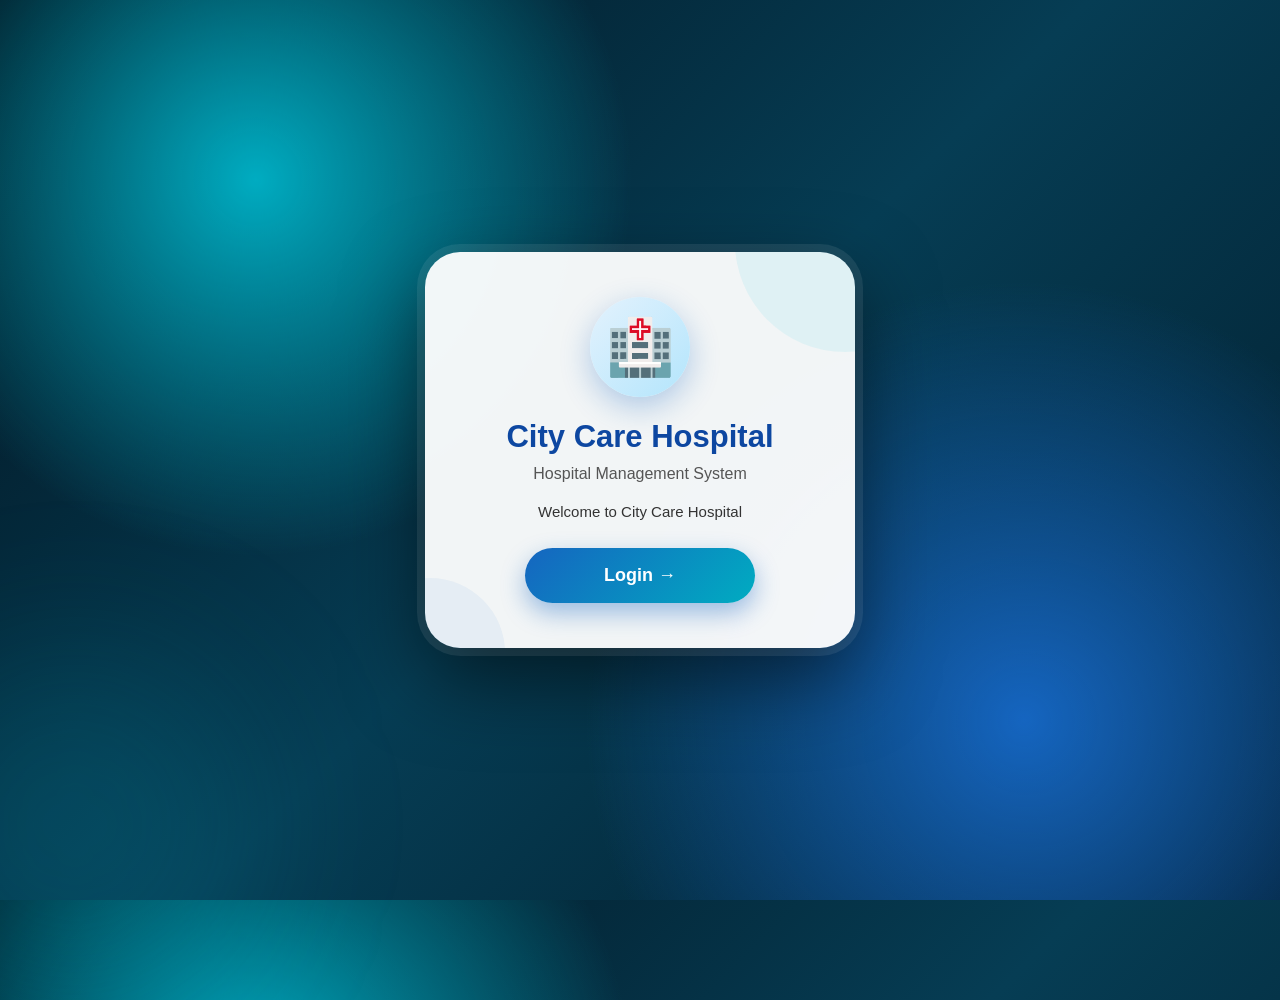
<file: HospitalManagementApplication_Project_2/src/main/resources/static/index.html>
<!DOCTYPE html>
<html lang="en">

<head>

<meta charset="UTF-8">

<meta name="viewport"
      content="width=device-width, initial-scale=1.0">

<title>City Care Hospital</title>

<style>

/* =========================
   RESET
========================= */

* {
    margin: 0;
    padding: 0;
    box-sizing: border-box;
}


/* =========================
   BODY
========================= */

body {

    min-height: 100vh;

    overflow: hidden;

    display: flex;

    justify-content: center;

    align-items: center;

    font-family: Arial, sans-serif;

    position: relative;

    background:
        radial-gradient(
            circle at 20% 20%,
            #00acc1,
            transparent 30%
        ),
        radial-gradient(
            circle at 80% 80%,
            #1565c0,
            transparent 35%
        ),
        linear-gradient(
            135deg,
            #02131f,
            #063d54,
            #021b2a
        );
}


/* =========================
   FLOWER BACKGROUND
========================= */

.flowers {

    position: absolute;

    width: 100%;

    height: 100%;

    overflow: hidden;

    left: 0;

    top: 0;

    z-index: 0;
}


/* =========================
   PETAL
========================= */

.petal {

    position: absolute;

    width: 35px;

    height: 55px;

    border-radius:
        50% 50% 50% 0;

    background:
        linear-gradient(
            135deg,
            rgba(255,255,255,0.65),
            rgba(0,188,212,0.2)
        );

    border: 1px solid
        rgba(255,255,255,0.3);

    box-shadow:
        0 0 20px
        rgba(255,255,255,0.25);

    opacity: 0;

    animation:
        flowerMove linear infinite;
}


/* =========================
   PETAL POSITIONS
========================= */

.petal:nth-child(1) {

    left: 5%;

    top: 20%;

    animation-duration: 10s;
}


.petal:nth-child(2) {

    left: 15%;

    top: 70%;

    width: 25px;

    height: 40px;

    animation-duration: 13s;

    animation-delay: 2s;
}


.petal:nth-child(3) {

    left: 27%;

    top: 10%;

    width: 45px;

    height: 65px;

    animation-duration: 15s;

    animation-delay: 1s;
}


.petal:nth-child(4) {

    left: 40%;

    top: 80%;

    width: 30px;

    height: 45px;

    animation-duration: 11s;

    animation-delay: 3s;
}


.petal:nth-child(5) {

    left: 55%;

    top: 15%;

    width: 40px;

    height: 60px;

    animation-duration: 14s;

    animation-delay: 2s;
}


.petal:nth-child(6) {

    left: 70%;

    top: 65%;

    width: 28px;

    height: 45px;

    animation-duration: 12s;

    animation-delay: 4s;
}


.petal:nth-child(7) {

    left: 82%;

    top: 25%;

    width: 45px;

    height: 65px;

    animation-duration: 16s;

    animation-delay: 1s;
}


.petal:nth-child(8) {

    left: 92%;

    top: 75%;

    width: 25px;

    height: 40px;

    animation-duration: 9s;

    animation-delay: 2s;
}


/* =========================
   FLOWER ANIMATION
========================= */

@keyframes flowerMove {

    0% {

        transform:
            translateY(100vh)
            translateX(0)
            rotate(0deg)
            scale(0.6);

        opacity: 0;
    }

    15% {

        opacity: 0.8;
    }

    40% {

        transform:
            translateY(40vh)
            translateX(60px)
            rotate(120deg)
            scale(1);
    }

    70% {

        transform:
            translateY(-20vh)
            translateX(-60px)
            rotate(240deg)
            scale(1.1);

        opacity: 0.7;
    }

    100% {

        transform:
            translateY(-120vh)
            translateX(80px)
            rotate(360deg)
            scale(0.5);

        opacity: 0;
    }
}


/* =========================
   EXTRA FLOWER GLOW
========================= */

.flower-glow {

    position: absolute;

    width: 350px;

    height: 350px;

    border-radius: 50%;

    background:
        rgba(0,188,212,0.15);

    filter: blur(80px);

    left: -100px;

    bottom: -100px;

    animation:
        glowMove 8s ease-in-out infinite;

    z-index: 1;
}


@keyframes glowMove {

    0%,100% {

        transform:
            translate(0,0);
    }

    50% {

        transform:
            translate(150px,-100px);
    }
}


/* =========================
   MAIN CONTAINER
========================= */

.login-container {

    width: 100%;

    min-height: 100vh;

    display: flex;

    justify-content: center;

    align-items: center;

    padding: 20px;

    position: relative;

    z-index: 5;
}


/* =========================
   MIDDLE LOGIN CARD
========================= */

.login-card {

    width: 430px;

    padding: 45px 40px;

    text-align: center;

    background:
        rgba(255,255,255,0.95);

    border-radius: 35px;

    position: relative;

    overflow: hidden;

    box-shadow:

        0 0 0 8px
        rgba(255,255,255,0.08),

        0 30px 80px
        rgba(0,0,0,0.55);

    animation:
        cardEnter 1.2s ease;

    transition: 0.5s;
}


.login-card:hover {

    transform:
        translateY(-10px)
        scale(1.02);

    box-shadow:

        0 0 0 12px
        rgba(0,188,212,0.12),

        0 40px 100px
        rgba(0,0,0,0.6);
}


@keyframes cardEnter {

    0% {

        opacity: 0;

        transform:
            translateY(80px)
            scale(0.7);
    }

    100% {

        opacity: 1;

        transform:
            translateY(0)
            scale(1);
    }
}


/* =========================
   CARD DECORATION
========================= */

.login-card::before {

    content: "";

    position: absolute;

    width: 220px;

    height: 220px;

    border-radius: 50%;

    background:
        rgba(0,188,212,0.08);

    top: -120px;

    right: -100px;
}


.login-card::after {

    content: "";

    position: absolute;

    width: 150px;

    height: 150px;

    border-radius: 50%;

    background:
        rgba(21,101,192,0.06);

    bottom: -80px;

    left: -70px;
}


/* =========================
   LOGO
========================= */

.logo {

    width: 100px;

    height: 100px;

    margin:
        0 auto 22px;

    display: flex;

    justify-content: center;

    align-items: center;

    font-size: 55px;

    background:
        linear-gradient(
            135deg,
            #e3f2fd,
            #b3e5fc
        );

    border-radius: 50%;

    box-shadow:
        0 10px 30px
        rgba(21,101,192,0.3);

    animation:
        logoFloat 3s ease-in-out infinite;

    position: relative;

    z-index: 3;
}


@keyframes logoFloat {

    0%,100% {

        transform:
            translateY(0)
            rotate(0deg);
    }

    50% {

        transform:
            translateY(-10px)
            rotate(5deg);
    }
}


/* =========================
   HEADING
========================= */

.login-card h1 {

    color: #0d47a1;

    font-size: 31px;

    margin-bottom: 10px;

    position: relative;

    z-index: 3;
}


.subtitle {

    color: #555;

    font-size: 16px;

    margin-bottom: 20px;

    position: relative;

    z-index: 3;
}


.welcome {

    color: #333;

    font-size: 15px;

    margin-bottom: 28px;

    position: relative;

    z-index: 3;
}


/* =========================
   ROUND LOGIN BUTTON
========================= */

.login-btn {

    width: 230px;

    height: 55px;

    border: none;

    border-radius: 50px;

    background:
        linear-gradient(
            135deg,
            #1565c0,
            #00acc1
        );

    color: white;

    font-size: 18px;

    font-weight: bold;

    cursor: pointer;

    position: relative;

    z-index: 5;

    overflow: hidden;

    transition: 0.4s;

    box-shadow:
        0 10px 25px
        rgba(21,101,192,0.4);
}


.login-btn:hover {

    transform:
        translateY(-5px)
        scale(1.06);

    box-shadow:
        0 15px 35px
        rgba(0,172,193,0.55);

    letter-spacing: 1px;
}


.login-btn:active {

    transform:
        scale(0.94);
}


/* =========================
   BUTTON SHINE
========================= */

.login-btn::before {

    content: "";

    position: absolute;

    top: 0;

    left: -120%;

    width: 70%;

    height: 100%;

    background:
        linear-gradient(
            90deg,
            transparent,
            rgba(255,255,255,0.7),
            transparent
        );

    transform:
        skewX(-25deg);

    transition: 0.7s;
}


.login-btn:hover::before {

    left: 140%;
}


/* =========================
   MOBILE
========================= */

@media (max-width: 500px) {

    .login-card {

        width: 100%;

        padding: 35px 25px;
    }

    .login-card h1 {

        font-size: 25px;
    }

    .logo {

        width: 80px;

        height: 80px;

        font-size: 42px;
    }

    .login-btn {

        width: 200px;

        height: 50px;

        font-size: 16px;
    }
}

</style>

</head>


<body>


<!-- =========================
     FLOWER PETALS
========================= -->

<div class="flowers">

    <div class="petal"></div>

    <div class="petal"></div>

    <div class="petal"></div>

    <div class="petal"></div>

    <div class="petal"></div>

    <div class="petal"></div>

    <div class="petal"></div>

    <div class="petal"></div>

</div>


<div class="flower-glow"></div>


<!-- =========================
     LOGIN
========================= -->

<div class="login-container">

    <div class="login-card">

        <div class="logo">
            🏥
        </div>

        <h1>
            City Care Hospital
        </h1>

        <p class="subtitle">
            Hospital Management System
        </p>

        <p class="welcome">
            Welcome to City Care Hospital
        </p>

        <button
            class="login-btn"
            onclick="goToLogin()">

            Login →

        </button>

    </div>

</div>


<script>

function goToLogin() {

    window.location.href =
        "login.html";

}

</script>


</body>

</html>
</file>
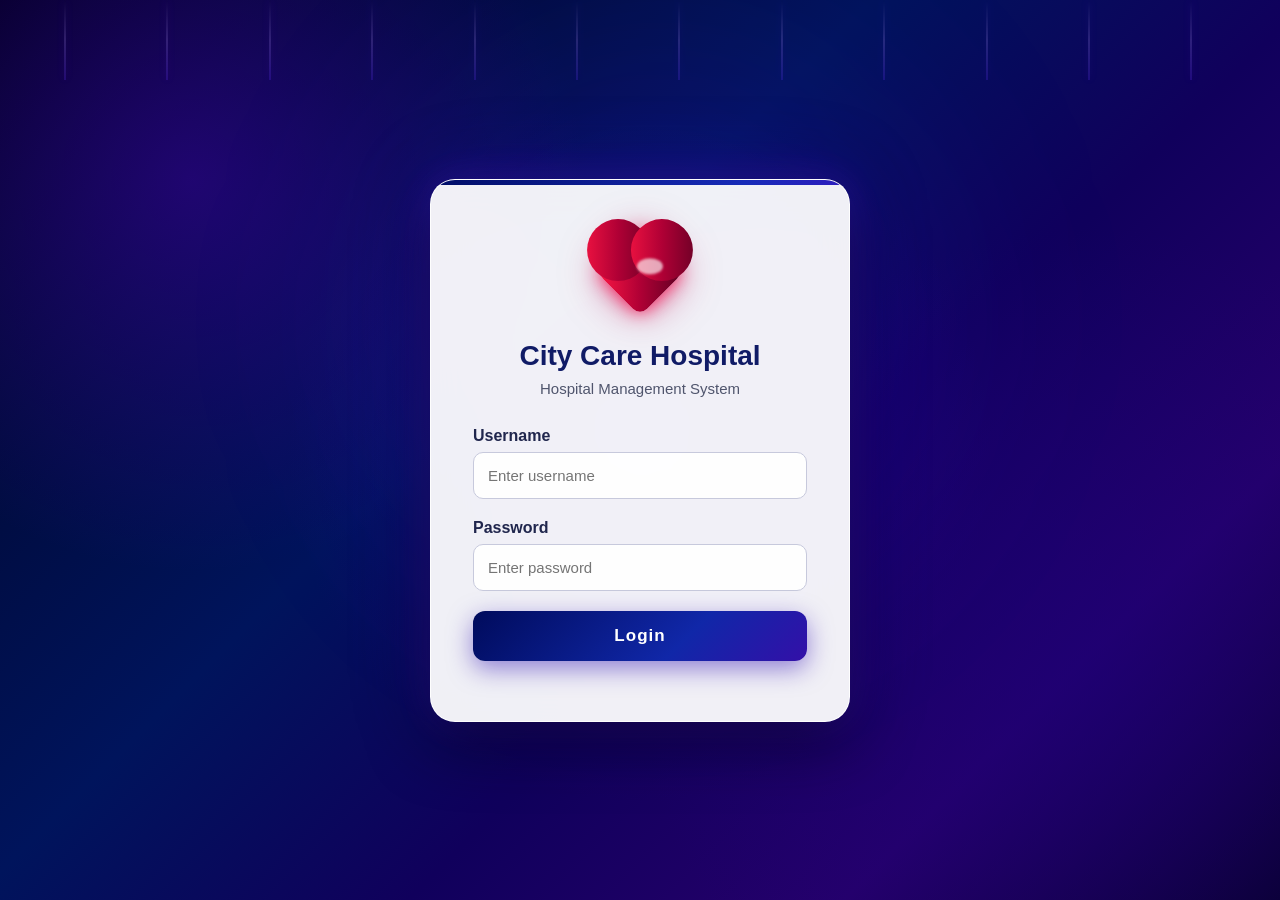
<file: HospitalManagementApplication_Project_2/src/main/resources/static/login.html>
<!DOCTYPE html>
<html lang="en">

<head>
<meta charset="UTF-8">
<meta name="viewport" content="width=device-width, initial-scale=1.0">

<title>City Care Hospital - Login</title>

<style>

/* =========================
   RESET
========================= */

* {
    margin: 0;
    padding: 0;
    box-sizing: border-box;
}


/* =========================
   DEEP BLUE + PURPLE BODY
========================= */

body {

    font-family: Arial, sans-serif;

    min-height: 100vh;

    overflow: hidden;

    display: flex;

    justify-content: center;

    align-items: center;

    position: relative;

    background:

        radial-gradient(
            circle at 15% 20%,
            rgba(70, 0, 180, 0.45),
            transparent 30%
        ),

        radial-gradient(
            circle at 85% 75%,
            rgba(25, 0, 120, 0.55),
            transparent 35%
        ),

        radial-gradient(
            circle at 50% 50%,
            rgba(40, 0, 160, 0.35),
            transparent 45%
        ),

        linear-gradient(
            135deg,
            #00001f 0%,
            #000b3d 20%,
            #00145c 40%,
            #10005c 60%,
            #26006b 80%,
            #09002d 100%
        );
}


/* =========================
   BACKGROUND
========================= */

.background {

    position: fixed;

    top: 0;
    left: 0;

    width: 100%;
    height: 100%;

    overflow: hidden;

    z-index: 0;

    pointer-events: none;
}


/* =========================
   SLOW RAIN
========================= */

.rain {

    position: absolute;

    top: -150px;

    width: 2px;

    height: 100px;

    background:

        linear-gradient(
            transparent,
            rgba(180, 170, 255, 0.65),
            rgba(110, 80, 255, 0.45)
        );

    opacity: 0.35;

    box-shadow:
        0 0 6px rgba(90, 50, 255, 0.45);

    animation:

        rainFall
        7s
        linear
        infinite;
}


@keyframes rainFall {

    0% {

        transform:
            translateY(-150px)
            rotate(8deg);

        opacity: 0;

    }

    20% {

        opacity: 0.35;

    }

    80% {

        opacity: 0.35;

    }

    100% {

        transform:
            translateY(110vh)
            rotate(8deg);

        opacity: 0;

    }
}


/* Rain positions */

.rain:nth-child(5) {
    left: 3%;
    animation-duration: 7s;
}

.rain:nth-child(6) {
    left: 12%;
    animation-duration: 8s;
    animation-delay: 1s;
}

.rain:nth-child(7) {
    left: 21%;
    animation-duration: 6.5s;
    animation-delay: 2s;
}

.rain:nth-child(8) {
    left: 30%;
    animation-duration: 8s;
    animation-delay: .5s;
}

.rain:nth-child(9) {
    left: 39%;
    animation-duration: 7.5s;
    animation-delay: 2s;
}

.rain:nth-child(10) {
    left: 48%;
    animation-duration: 8.5s;
    animation-delay: 1s;
}

.rain:nth-child(11) {
    left: 57%;
    animation-duration: 7s;
    animation-delay: 2.5s;
}

.rain:nth-child(12) {
    left: 66%;
    animation-duration: 8s;
    animation-delay: 1.5s;
}

.rain:nth-child(13) {
    left: 75%;
    animation-duration: 6.5s;
    animation-delay: 3s;
}

.rain:nth-child(14) {
    left: 84%;
    animation-duration: 8.5s;
    animation-delay: 2s;
}

.rain:nth-child(15) {
    left: 93%;
    animation-duration: 7s;
    animation-delay: 1s;
}


/* =========================
   PURPLE LIGHT LINES
========================= */

.fast-line {

    position: absolute;

    width: 2px;

    height: 80px;

    background:

        linear-gradient(
            transparent,
            rgba(180, 150, 255, 0.65),
            rgba(100, 50, 255, 0.7)
        );

    opacity: 0.30;

    box-shadow:
        0 0 8px rgba(120, 60, 255, 0.45);

    animation:
        lineMove
        7s
        linear
        infinite;
}


@keyframes lineMove {

    0% {

        top: -100px;

        opacity: 0;

    }

    20% {

        opacity: 0.30;

    }

    80% {

        opacity: 0.30;

    }

    100% {

        top: 110vh;

        opacity: 0;

    }
}


.fast-line:nth-child(16) {
    left: 5%;
    animation-delay: 0s;
}

.fast-line:nth-child(17) {
    left: 13%;
    animation-delay: 1.5s;
}

.fast-line:nth-child(18) {
    left: 21%;
    animation-delay: 3s;
}

.fast-line:nth-child(19) {
    left: 29%;
    animation-delay: .5s;
}

.fast-line:nth-child(20) {
    left: 37%;
    animation-delay: 2s;
}

.fast-line:nth-child(21) {
    left: 45%;
    animation-delay: 3.5s;
}

.fast-line:nth-child(22) {
    left: 53%;
    animation-delay: 1s;
}

.fast-line:nth-child(23) {
    left: 61%;
    animation-delay: 2.5s;
}

.fast-line:nth-child(24) {
    left: 69%;
    animation-delay: 4s;
}

.fast-line:nth-child(25) {
    left: 77%;
    animation-delay: 1.5s;
}

.fast-line:nth-child(26) {
    left: 85%;
    animation-delay: 3s;
}

.fast-line:nth-child(27) {
    left: 93%;
    animation-delay: 2s;
}


/* =========================
   DEEP PURPLE / BLUE BALLOONS
========================= */

.balloon {

    position: absolute;

    width: 78px;

    height: 98px;

    border-radius:
        50% 50% 45% 45%;

    opacity: 0.90;

    box-shadow:

        inset -18px -12px 22px
        rgba(0,0,0,0.45),

        inset 12px 10px 20px
        rgba(255,255,255,0.18),

        0 0 30px
        rgba(90,50,255,0.50);

    animation:
        balloonMove
        34s
        linear
        infinite;

    z-index: 1;
}


/* Balloon shine */

.balloon::after {

    content: "";

    position: absolute;

    width: 18px;

    height: 32px;

    top: 15px;

    left: 16px;

    background:
        rgba(255,255,255,0.38);

    border-radius: 50%;

    transform:
        rotate(-25deg);

    filter: blur(2px);
}


/* Balloon knot */

.balloon::before {

    content: "";

    position: absolute;

    width: 14px;

    height: 14px;

    bottom: -7px;

    left: 32px;

    background: inherit;

    transform:
        rotate(45deg);

    border-radius: 3px;
}


/* Balloon string */

.balloon .string {

    position: absolute;

    width: 1px;

    height: 150px;

    left: 39px;

    top: 94px;

    background:
        rgba(190,180,255,0.45);
}


/* =========================
   DEEP PURPLE BALLOON
========================= */

.balloon1 {

    left: 4%;

    bottom: -190px;

    background:

        radial-gradient(
            circle at 30% 25%,
            #d7aaff,
            #8a2be2 35%,
            #4b0082 70%,
            #18002e 100%
        );

    animation-duration: 34s;

    box-shadow:

        0 0 35px
        rgba(138,43,226,0.65),

        inset -18px -12px 22px
        rgba(0,0,0,0.45);
}


/* =========================
   DARK BLUE BALLOON
========================= */

.balloon2 {

    left: 25%;

    bottom: -230px;

    width: 70px;

    height: 90px;

    background:

        radial-gradient(
            circle at 30% 25%,
            #8aa8ff,
            #1747d1 35%,
            #001a70 70%,
            #00072d 100%
        );

    animation-duration: 38s;

    animation-delay: 4s;

    box-shadow:

        0 0 35px
        rgba(40,80,255,0.60),

        inset -18px -12px 22px
        rgba(0,0,0,0.45);
}


/* =========================
   DEEP VIOLET BALLOON
========================= */

.balloon3 {

    left: 68%;

    bottom: -210px;

    background:

        radial-gradient(
            circle at 30% 25%,
            #e0b5ff,
            #7200ff 35%,
            #350078 70%,
            #12002a 100%
        );

    animation-duration: 36s;

    animation-delay: 3s;

    box-shadow:

        0 0 35px
        rgba(114,0,255,0.70),

        inset -18px -12px 22px
        rgba(0,0,0,0.45);
}


/* =========================
   DEEP NAVY BLUE BALLOON
========================= */

.balloon4 {

    left: 88%;

    bottom: -240px;

    width: 73px;

    height: 94px;

    background:

        radial-gradient(
            circle at 30% 25%,
            #9aafff,
            #304dcc 35%,
            #06185c 70%,
            #00051f 100%
        );

    animation-duration: 40s;

    animation-delay: 6s;

    box-shadow:

        0 0 35px
        rgba(45,70,220,0.60),

        inset -18px -12px 22px
        rgba(0,0,0,0.50);
}


/* =========================
   BALLOON MOVEMENT
========================= */

@keyframes balloonMove {

    0% {

        transform:
            translateY(0)
            translateX(0)
            rotate(-5deg);

    }

    20% {

        transform:
            translateY(-25vh)
            translateX(35px)
            rotate(6deg);

    }

    40% {

        transform:
            translateY(-45vh)
            translateX(-30px)
            rotate(-6deg);

    }

    60% {

        transform:
            translateY(-65vh)
            translateX(30px)
            rotate(6deg);

    }

    80% {

        transform:
            translateY(-90vh)
            translateX(-25px)
            rotate(-6deg);

    }

    100% {

        transform:
            translateY(-125vh)
            translateX(20px)
            rotate(5deg);

    }
}


/* =========================
   HEART LOGO
========================= */

.logo-heart {

    width: 105px;

    height: 105px;

    margin:
        0 auto 15px;

    display: flex;

    justify-content: center;

    align-items: center;

    position: relative;

    animation:
        heartFloat
        3s
        ease-in-out
        infinite;
}


.heart {

    width: 62px;

    height: 62px;

    position: relative;

    background:

        linear-gradient(
            135deg,
            #ff1744,
            #b00035,
            #5c0022
        );

    transform:
        rotate(-45deg);

    border-radius: 10px;

    box-shadow:

        0 0 18px
        rgba(255,0,70,0.85),

        0 0 40px
        rgba(180,0,70,0.60);

    animation:
        heartBeat
        1.5s
        ease-in-out
        infinite;
}


.heart::before,
.heart::after {

    content: "";

    position: absolute;

    width: 62px;

    height: 62px;

    background:

        linear-gradient(
            135deg,
            #ff1744,
            #b00035,
            #5c0022
        );

    border-radius: 50%;
}


.heart::before {

    top: -31px;

    left: 0;
}


.heart::after {

    left: 31px;

    top: 0;
}


/* Heart shine */

.heart-shine {

    position: absolute;

    width: 16px;

    height: 26px;

    background:
        rgba(255,255,255,0.65);

    border-radius: 50%;

    transform:
        rotate(-45deg);

    top: 21px;

    left: 34px;

    z-index: 5;

    filter: blur(1px);
}


/* Heart float */

@keyframes heartFloat {

    0%,
    100% {

        transform:
            translateY(0)
            scale(1);

    }

    50% {

        transform:
            translateY(-10px)
            scale(1.05);

    }
}


/* Heart beat */

@keyframes heartBeat {

    0%,
    100% {

        transform:
            rotate(-45deg)
            scale(1);

    }

    25% {

        transform:
            rotate(-45deg)
            scale(1.12);

    }

    40% {

        transform:
            rotate(-45deg)
            scale(1);

    }

    60% {

        transform:
            rotate(-45deg)
            scale(1.08);

    }
}


/* =========================
   LOGIN CONTAINER
========================= */

.login-container {

    width: 100%;

    min-height: 100vh;

    display: flex;

    justify-content: center;

    align-items: center;

    padding: 20px;

    position: relative;

    z-index: 10;
}


/* =========================
   LOGIN CARD
========================= */

.login-card {

    width: 420px;

    padding:
        40px 42px 45px;

    background:
        rgba(255,255,255,0.94);

    border:
        1px solid rgba(255,255,255,0.95);

    border-radius: 25px;

    text-align: center;

    box-shadow:

        0 20px 60px
        rgba(0,0,0,0.55),

        0 0 40px
        rgba(80,40,255,0.35),

        0 0 80px
        rgba(40,0,150,0.30);

    backdrop-filter:
        blur(18px);

    position: relative;

    overflow: hidden;

    animation:
        cardAppear
        1.2s
        ease;
}


/* Top purple-blue line */

.login-card::before {

    content: "";

    position: absolute;

    top: 0;

    left: 0;

    width: 100%;

    height: 5px;

    background:

        linear-gradient(
            90deg,
            #000d66,
            #172bb8,
            #5b00c9,
            #8a2be2,
            #000d66
        );

    background-size: 300% 100%;

    animation:
        topLine
        4s
        linear
        infinite;
}


@keyframes topLine {

    0% {
        background-position: 0%;
    }

    100% {
        background-position: 300%;
    }
}


/* Card animation */

@keyframes cardAppear {

    from {

        opacity: 0;

        transform:
            translateY(30px)
            scale(.95);

    }

    to {

        opacity: 1;

        transform:
            translateY(0)
            scale(1);

    }
}


/* =========================
   TITLE
========================= */

.login-card h1 {

    color:
        #101b66;

    font-size: 28px;

    margin-bottom: 8px;

    font-weight: 700;
}


.login-card > p {

    color:
        #50556d;

    font-size: 15px;

    margin-bottom: 30px;
}


/* =========================
   FORM
========================= */

#loginForm {

    text-align: left;
}


#loginForm label {

    display: block;

    color:
        #20264d;

    font-weight: bold;

    margin-bottom: 7px;
}


#loginForm input {

    width: 100%;

    padding: 14px;

    margin-bottom: 20px;

    border:
        1px solid #c7c9dc;

    border-radius: 10px;

    font-size: 15px;

    outline: none;

    background:
        rgba(255,255,255,.95);

    transition:
        .3s;
}


#loginForm input:focus {

    border-color:
        #4b20c9;

    background:
        white;

    box-shadow:
        0 0 12px
        rgba(75,32,201,.35);
}


/* =========================
   LOGIN BUTTON
========================= */

#loginForm button {

    width: 100%;

    padding: 15px;

    border: none;

    border-radius: 12px;

    background:

        linear-gradient(
            135deg,
            #000b5c,
            #1027a8,
            #4b00a8,
            #7200c9,
            #16005c
        );

    background-size:
        250% 250%;

    color:
        white;

    font-size: 17px;

    font-weight: bold;

    letter-spacing: 1px;

    cursor: pointer;

    box-shadow:

        0 8px 25px
        rgba(50,20,180,.50);

    transition:
        transform .3s,
        box-shadow .3s;

    animation:
        buttonGlow
        4s
        ease
        infinite;
}


@keyframes buttonGlow {

    0% {
        background-position: 0% 50%;
    }

    50% {
        background-position: 100% 50%;
    }

    100% {
        background-position: 0% 50%;
    }
}


#loginForm button:hover {

    transform:
        translateY(-3px);

    box-shadow:

        0 12px 35px
        rgba(80,40,220,.70);
}


#loginForm button:active {

    transform:
        translateY(0);
}


/* =========================
   ERROR
========================= */

#errorMessage {

    color:
        #d51c45;

    text-align:
        center;

    margin-top:
        15px;

    font-size:
        14px;
}


/* =========================
   MOVING PURPLE GLOW
========================= */

.background::after {

    content: "";

    position: absolute;

    width: 550px;

    height: 550px;

    border-radius: 50%;

    background:
        rgba(80,20,255,0.12);

    filter:
        blur(100px);

    top: 5%;

    left: 30%;

    animation:
        purpleGlow
        10s
        ease-in-out
        infinite alternate;
}


@keyframes purpleGlow {

    from {

        transform:
            translateX(-160px)
            translateY(0);

    }

    to {

        transform:
            translateX(160px)
            translateY(120px);

    }
}


/* =========================
   MOBILE
========================= */

@media (max-width: 500px) {

    .login-card {

        width: 100%;

        padding:
            35px 22px;
    }

    .login-card h1 {

        font-size:
            23px;
    }

    .logo-heart {

        transform:
            scale(.85);
    }

    .balloon {

        transform:
            scale(.75);
    }
}

</style>

</head>


<body>


<!-- =========================
     ANIMATED BACKGROUND
========================= -->

<div class="background">


    <!-- BALLOONS -->

    <div class="balloon balloon1">
        <div class="string"></div>
    </div>

    <div class="balloon balloon2">
        <div class="string"></div>
    </div>

    <div class="balloon balloon3">
        <div class="string"></div>
    </div>

    <div class="balloon balloon4">
        <div class="string"></div>
    </div>


    <!-- SLOW RAIN -->

    <div class="rain"></div>
    <div class="rain"></div>
    <div class="rain"></div>
    <div class="rain"></div>
    <div class="rain"></div>
    <div class="rain"></div>
    <div class="rain"></div>
    <div class="rain"></div>
    <div class="rain"></div>
    <div class="rain"></div>
    <div class="rain"></div>


    <!-- PURPLE LINES -->

    <div class="fast-line"></div>
    <div class="fast-line"></div>
    <div class="fast-line"></div>
    <div class="fast-line"></div>
    <div class="fast-line"></div>
    <div class="fast-line"></div>
    <div class="fast-line"></div>
    <div class="fast-line"></div>
    <div class="fast-line"></div>
    <div class="fast-line"></div>
    <div class="fast-line"></div>
    <div class="fast-line"></div>

</div>


<!-- =========================
     LOGIN
========================= -->

<div class="login-container">

    <div class="login-card">


        <!-- LOVE HEART LOGO -->

        <div class="logo-heart">

            <div class="heart">

                <div class="heart-shine"></div>

            </div>

        </div>


        <h1>
            City Care Hospital
        </h1>


        <p>
            Hospital Management System
        </p>


        <!-- LOGIN FORM -->

        <form id="loginForm">


            <label for="username">
                Username
            </label>


            <input
                type="text"
                id="username"
                placeholder="Enter username"
                autocomplete="username"
                required
            >


            <label for="password">
                Password
            </label>


            <input
                type="password"
                id="password"
                placeholder="Enter password"
                autocomplete="current-password"
                required
            >


            <button type="submit">
                Login
            </button>


            <p id="errorMessage"></p>


        </form>

    </div>

</div>


<!-- =========================
     JAVASCRIPT
========================= -->

<script>

document
.getElementById("loginForm")
.addEventListener("submit", function(event) {

    event.preventDefault();


    const username =
        document
        .getElementById("username")
        .value
        .trim();


    const password =
        document
        .getElementById("password")
        .value;


    const errorMessage =
        document
        .getElementById("errorMessage");


    /*
       DEMO LOGIN

       Username: admin
       Password: admin123
    */


    if (
        username === "admin" &&
        password === "admin123"
    ) {

        errorMessage.textContent = "";

        alert("Login Successful!");

        window.location.href =
            "dashboard.html";

    } else {

        errorMessage.textContent =
            "Invalid username or password!";

    }

});

</script>


</body>

</html>
</file>
